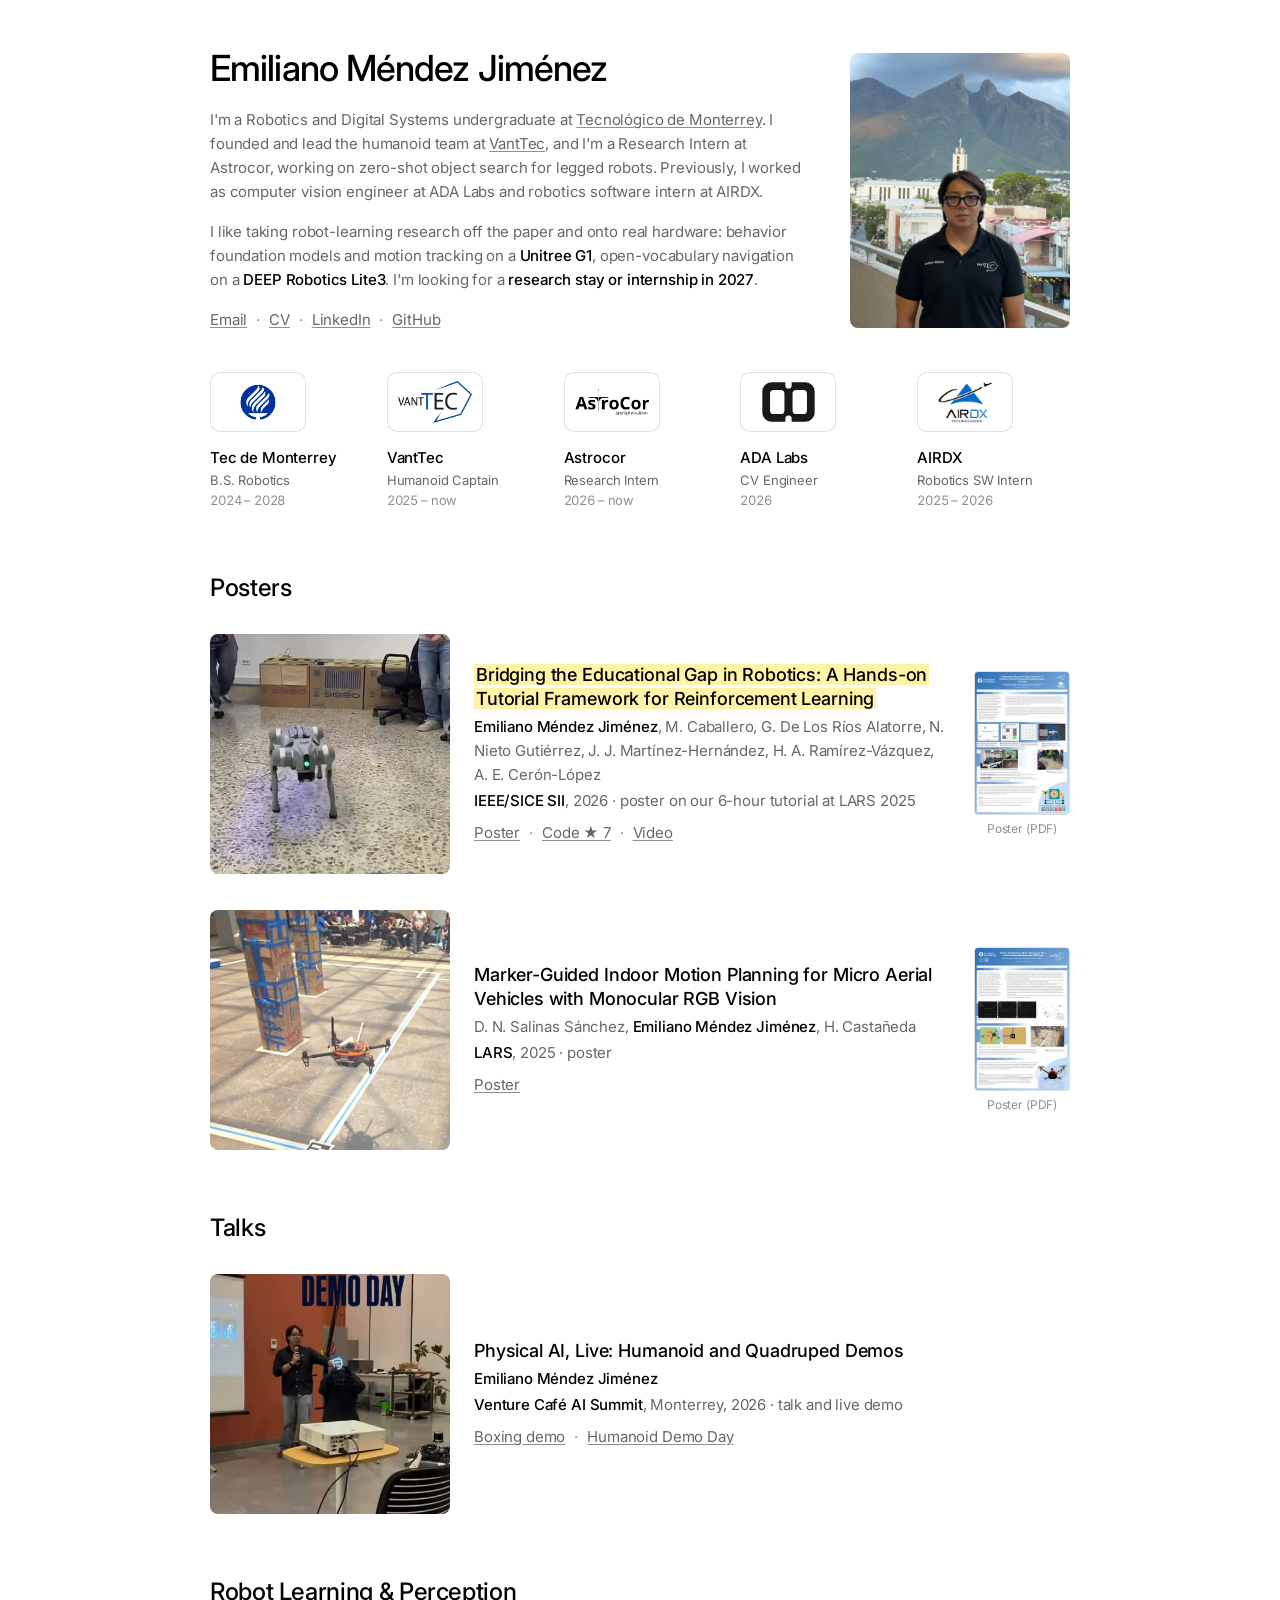
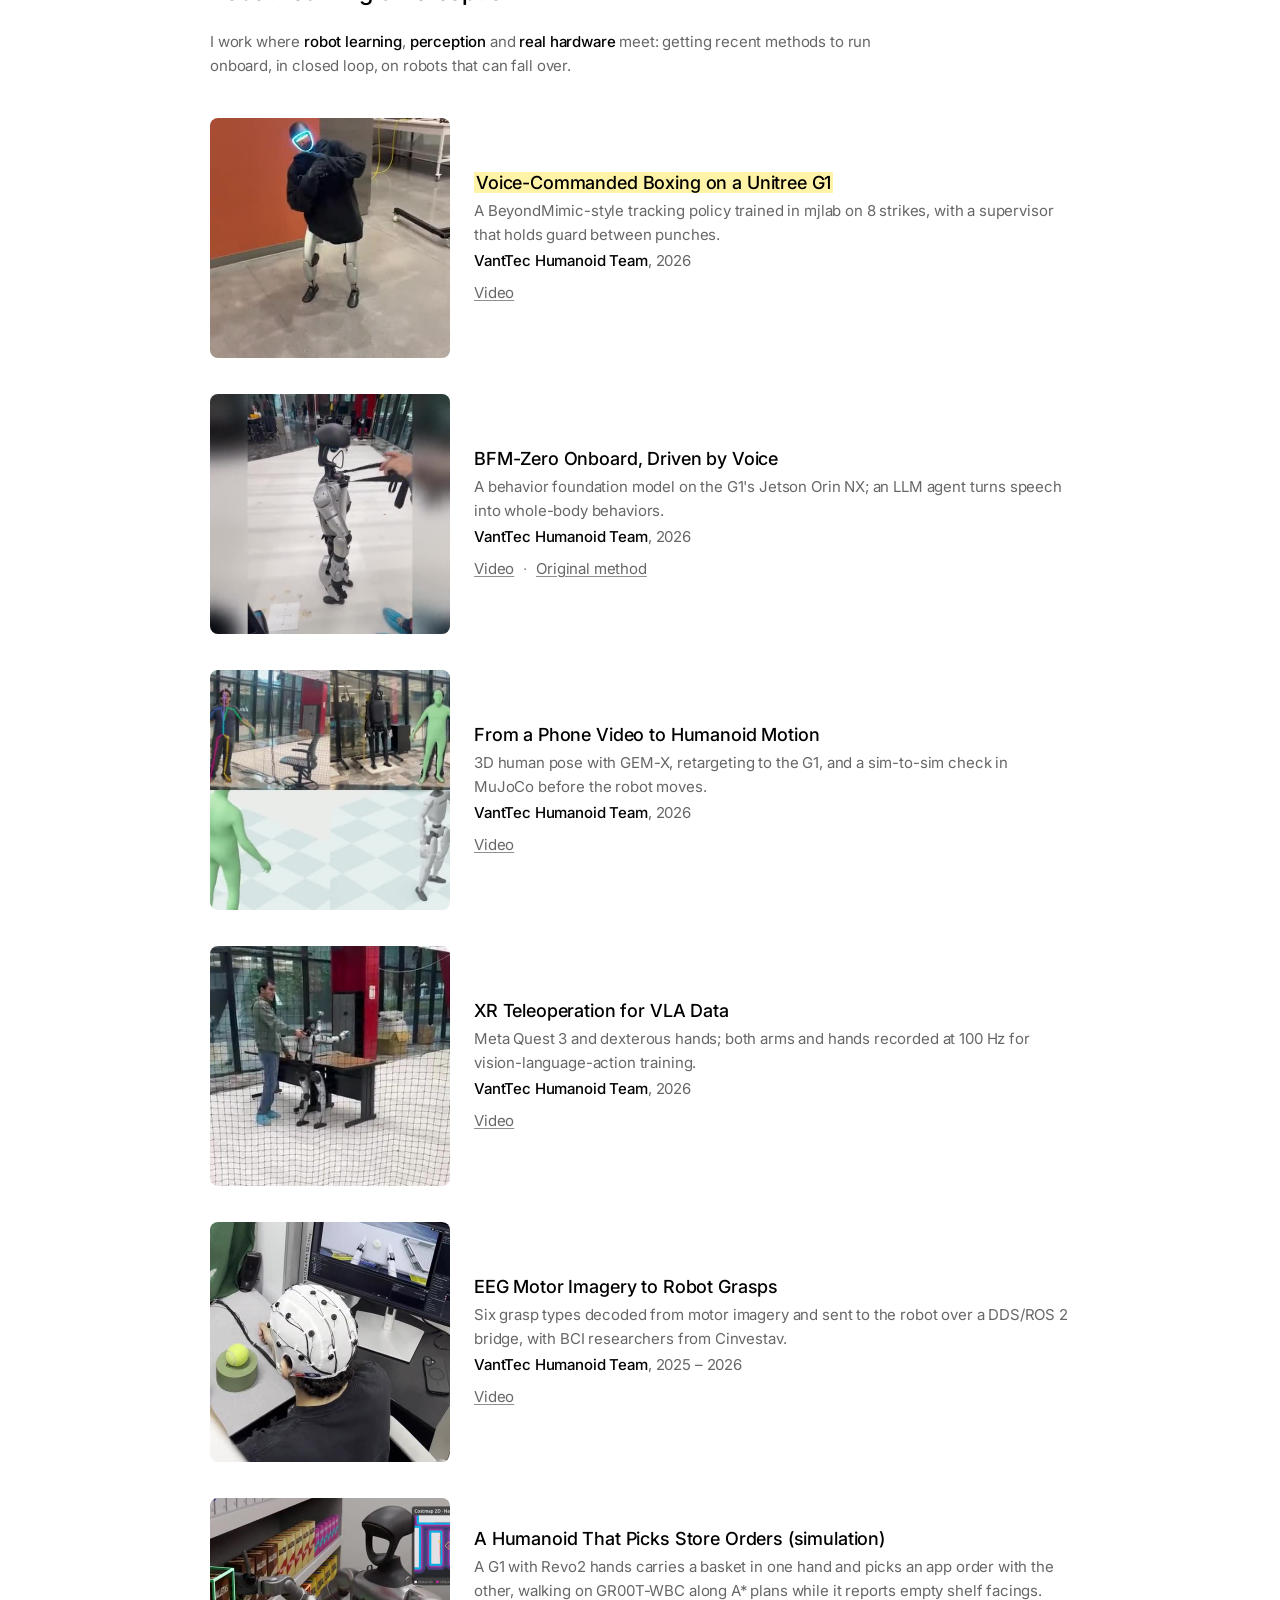
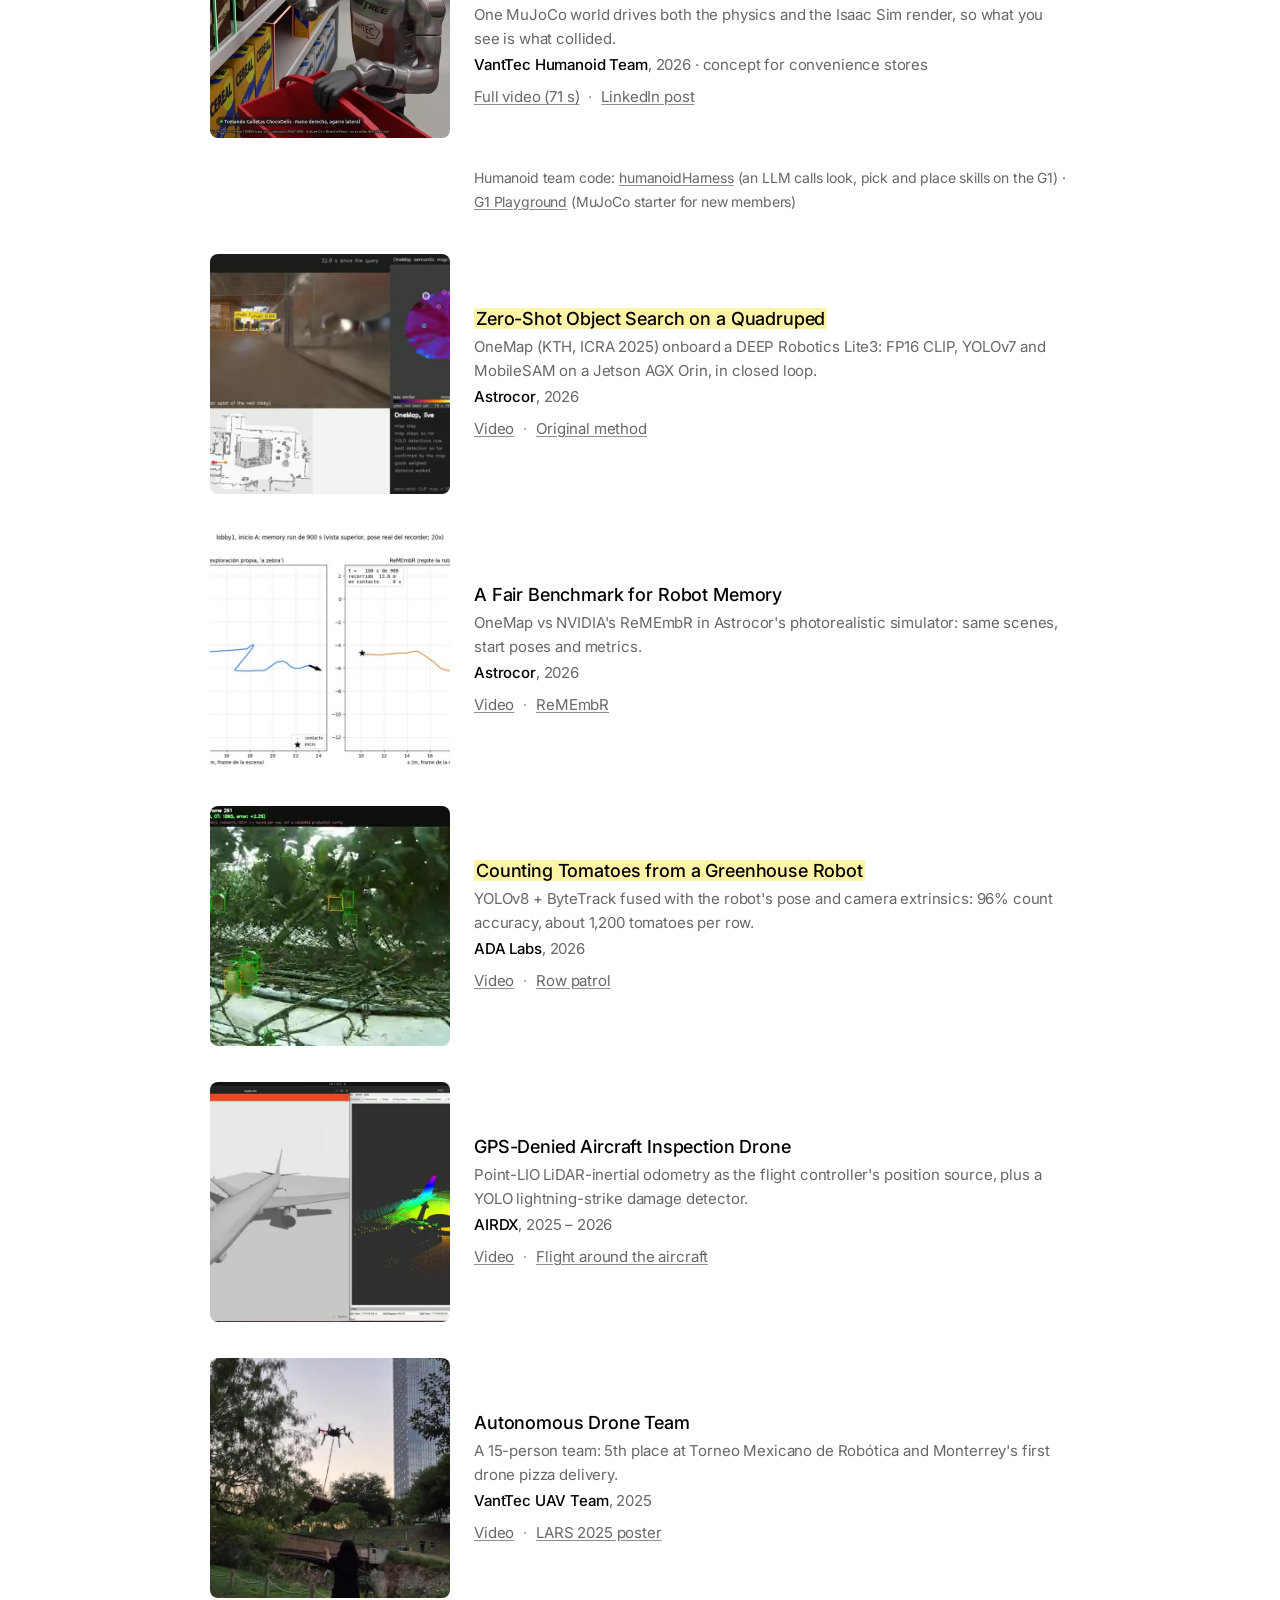
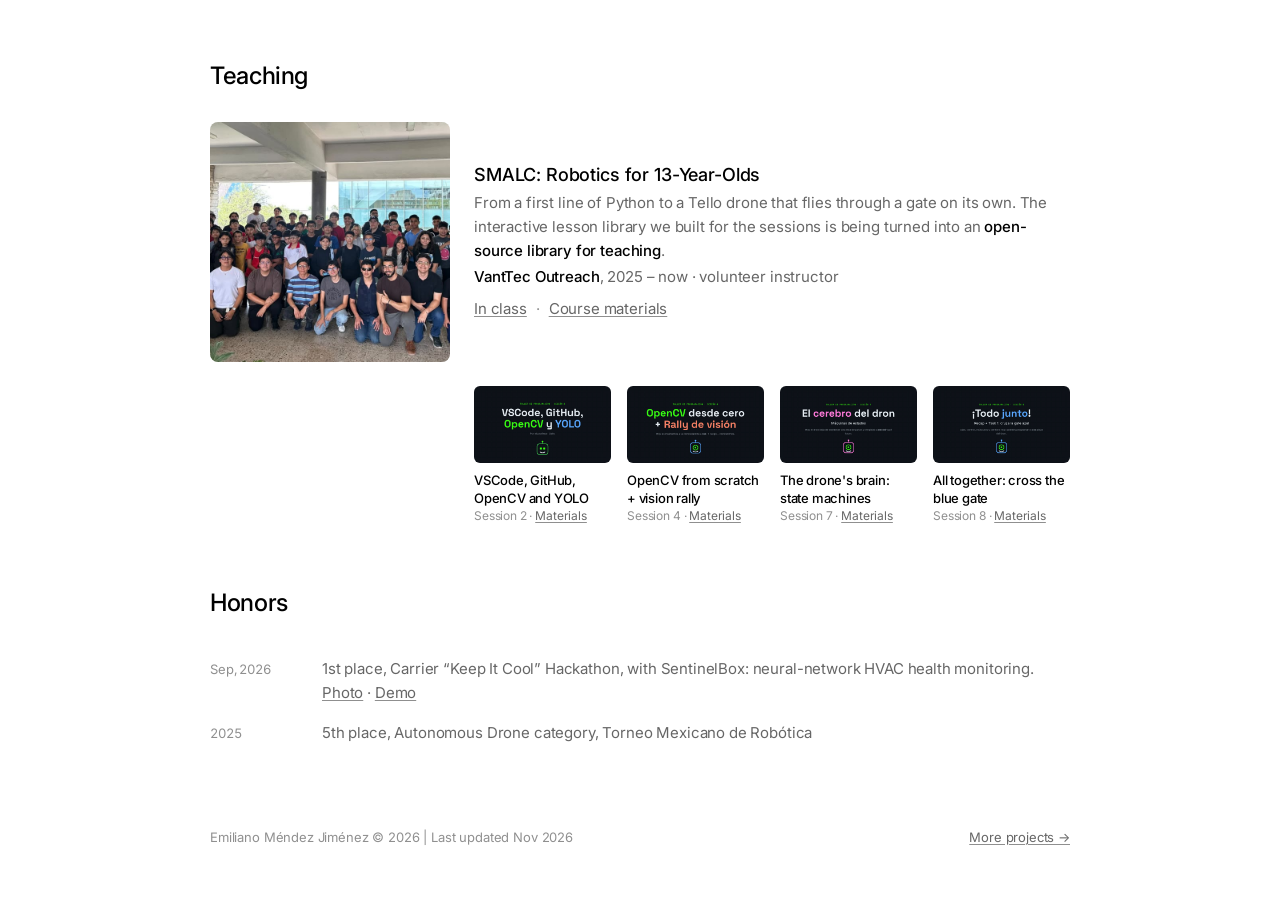
<file: index.html>
<!doctype html>
<html lang="en">
<head>
<meta charset="utf-8">
<meta name="viewport" content="width=device-width, initial-scale=1">
<title>Emiliano Méndez Jiménez</title>
<meta name="description" content="Robotics student at Tec de Monterrey putting robot-learning research on real humanoids and quadrupeds.">
<link rel="preconnect" href="https://fonts.googleapis.com">
<link rel="preconnect" href="https://fonts.gstatic.com" crossorigin>
<link href="https://fonts.googleapis.com/css2?family=Inter:wght@400;500;600&display=swap" rel="stylesheet">
<link rel="stylesheet" href="style.css">
<link rel="icon" href="data:image/svg+xml,<svg xmlns='http://www.w3.org/2000/svg' viewBox='0 0 32 32'><rect width='32' height='32' rx='7' fill='black'/><text x='16' y='21.5' font-family='sans-serif' font-size='14' font-weight='600' fill='white' text-anchor='middle'>EM</text></svg>">
</head>
<body>
<main>

  <div class="profile">
    <div>
      <h1>Emiliano Méndez Jiménez</h1>
      <p>I'm a Robotics and Digital Systems undergraduate at <a href="https://tec.mx">Tecnológico de Monterrey</a>. I founded and lead the humanoid team at <a href="https://www.vanttec.com">VantTec</a>, and I'm a Research Intern at Astrocor, working on zero-shot object search for legged robots. Previously, I worked as computer vision engineer at ADA Labs and robotics software intern at AIRDX.</p>
      <p>I like taking robot-learning research off the paper and onto real hardware: behavior foundation models and motion tracking on a <strong>Unitree G1</strong>, open-vocabulary navigation on a <strong>DEEP Robotics Lite3</strong>. I'm looking for a <strong>research stay or internship in 2027</strong>.</p>
      <p class="contact">
        <a href="mailto:emeji2016@outlook.com">Email</a><a href="EmilianoMendez-CV.pdf">CV</a><a href="https://linkedin.com/in/emilianomendezjimenez">LinkedIn</a><a href="https://github.com/EMendezJ">GitHub</a>
      </p>
    </div>
    <div class="photo"><img src="media/profile.jpg" width="600" height="750" alt="Emiliano Méndez Jiménez in a VantTec polo, with the Cerro de la Silla behind"></div>
  </div>

  <div class="orgs">
    <div class="org"><div class="logo"><img src="media/logo_tec.png" alt="Tecnológico de Monterrey"></div><span class="name">Tec de Monterrey</span><span class="role">B.S. Robotics</span><span class="time">2024 – 2028</span></div>
    <div class="org"><div class="logo"><img src="media/logo_vanttec.png" alt="VantTec"></div><span class="name">VantTec</span><span class="role">Humanoid Captain</span><span class="time">2025 – now</span></div>
    <div class="org"><div class="logo"><img src="media/logo_astrocor.png" alt="Astrocor"></div><span class="name">Astrocor</span><span class="role">Research Intern</span><span class="time">2026 – now</span></div>
    <div class="org"><div class="logo"><img src="media/logo_adalabs.svg" alt="ADA Labs"></div><span class="name">ADA Labs</span><span class="role">CV Engineer</span><span class="time">2026</span></div>
    <div class="org"><div class="logo"><img src="media/logo_airdx.png" alt="AIRDX Technologies"></div><span class="name">AIRDX</span><span class="role">Robotics SW Intern</span><span class="time">2025 – 2026</span></div>
  </div>

  <section id="posters">
    <h2>Posters</h2>

    <div class="entry with-poster">
      <div class="thumb"><video src="media/t_go2.mp4" poster="media/t_go2.jpg" muted loop playsinline preload="none"></video></div>
      <div>
        <div class="title"><mark>Bridging the Educational Gap in Robotics: A Hands-on Tutorial Framework for Reinforcement Learning</mark></div>
        <div class="byline"><strong>Emiliano Méndez Jiménez</strong>, M. Caballero, G. De Los Ríos Alatorre, N. Nieto Gutiérrez, J. J. Martínez-Hernández, H. A. Ramírez-Vázquez, A. E. Cerón-López</div>
        <div class="venue"><b>IEEE/SICE SII</b>, 2026 · poster on our 6-hour tutorial at LARS 2025</div>
        <div class="links"><a href="SII2026-poster.pdf">Poster</a><a href="https://github.com/EMendezJ/LARS-RL-TUTORIAL">Code ★ 7</a><a href="media/t_go2.mp4">Video</a></div>
      </div>
      <a class="poster" href="SII2026-poster.pdf"><img src="media/sii_poster_small.jpg" width="240" height="360" alt="SII 2026 poster" loading="lazy"><span>Poster (PDF)</span></a>
    </div>

    <div class="entry with-poster">
      <div class="thumb"><img src="media/lars_poster.jpg" width="480" height="480" alt="Our drone flying the marker course at Torneo Mexicano de Robótica" loading="lazy"></div>
      <div>
        <div class="title">Marker-Guided Indoor Motion Planning for Micro Aerial Vehicles with Monocular RGB Vision</div>
        <div class="byline">D. N. Salinas Sánchez, <strong>Emiliano Méndez Jiménez</strong>, H. Castañeda</div>
        <div class="venue"><b>LARS</b>, 2025 · poster</div>
        <div class="links"><a href="LARS2025-poster.pdf">Poster</a></div>
      </div>
      <a class="poster" href="LARS2025-poster.pdf"><img src="media/lars_poster_small.jpg" width="240" height="360" alt="LARS 2025 poster" loading="lazy"><span>Poster (PDF)</span></a>
    </div>
  </section>

  <section id="talks">
    <h2>Talks</h2>

    <div class="entry">
      <div class="thumb"><video src="media/h_demoday.mp4" poster="media/h_demoday.jpg" muted loop playsinline preload="none"></video></div>
      <div>
        <div class="title">Physical AI, Live: Humanoid and Quadruped Demos</div>
        <div class="byline"><strong>Emiliano Méndez Jiménez</strong></div>
        <div class="venue"><b>Venture Café AI Summit</b>, Monterrey, 2026 · talk and live demo</div>
        <div class="links"><a href="media/h_boxing.mp4">Boxing demo</a><a href="media/h_demoday.mp4">Humanoid Demo Day</a></div>
      </div>
    </div>
  </section>

  <section id="work">
    <h2>Robot Learning &amp; Perception</h2>
    <p class="lead">I work where <strong>robot learning</strong>, <strong>perception</strong> and <strong>real hardware</strong> meet: getting recent methods to run onboard, in closed loop, on robots that can fall over.</p>

    <div class="entry" id="humanoid">
      <div class="thumb"><video src="media/h_boxing.mp4" poster="media/h_boxing.jpg" muted loop playsinline preload="none"></video></div>
      <div>
        <div class="title"><mark>Voice-Commanded Boxing on a Unitree G1</mark></div>
        <div class="byline">A BeyondMimic-style tracking policy trained in mjlab on 8 strikes, with a supervisor that holds guard between punches.</div>
        <div class="venue"><b>VantTec Humanoid Team</b>, 2026</div>
        <div class="links"><a href="media/h_boxing.mp4">Video</a></div>
      </div>
    </div>

    <div class="entry">
      <div class="thumb"><video src="media/h_bfm.mp4" poster="media/h_bfm.jpg" muted loop playsinline preload="none"></video></div>
      <div>
        <div class="title">BFM-Zero Onboard, Driven by Voice</div>
        <div class="byline">A behavior foundation model on the G1's Jetson Orin NX; an LLM agent turns speech into whole-body behaviors.</div>
        <div class="venue"><b>VantTec Humanoid Team</b>, 2026</div>
        <div class="links"><a href="media/h_bfm.mp4">Video</a><a href="https://github.com/LeCAR-Lab/BFM-Zero">Original method</a></div>
      </div>
    </div>

    <div class="entry">
      <div class="thumb"><video src="media/h_retarget.mp4" poster="media/h_retarget.jpg" muted loop playsinline preload="none"></video></div>
      <div>
        <div class="title">From a Phone Video to Humanoid Motion</div>
        <div class="byline">3D human pose with GEM-X, retargeting to the G1, and a sim-to-sim check in MuJoCo before the robot moves.</div>
        <div class="venue"><b>VantTec Humanoid Team</b>, 2026</div>
        <div class="links"><a href="media/h_retarget.mp4">Video</a></div>
      </div>
    </div>

    <div class="entry">
      <div class="thumb"><video src="media/h_teleop2.mp4" poster="media/h_teleop2.jpg" muted loop playsinline preload="none"></video></div>
      <div>
        <div class="title">XR Teleoperation for VLA Data</div>
        <div class="byline">Meta Quest 3 and dexterous hands; both arms and hands recorded at 100 Hz for vision-language-action training.</div>
        <div class="venue"><b>VantTec Humanoid Team</b>, 2026</div>
        <div class="links"><a href="media/h_teleop2.mp4">Video</a></div>
      </div>
    </div>

    <div class="entry">
      <div class="thumb"><video src="media/h_bci.mp4" poster="media/h_bci.jpg" muted loop playsinline preload="none"></video></div>
      <div>
        <div class="title">EEG Motor Imagery to Robot Grasps</div>
        <div class="byline">Six grasp types decoded from motor imagery and sent to the robot over a DDS/ROS 2 bridge, with BCI researchers from Cinvestav.</div>
        <div class="venue"><b>VantTec Humanoid Team</b>, 2025 – 2026</div>
        <div class="links"><a href="media/h_bci.mp4">Video</a></div>
      </div>
    </div>

    <div class="entry" id="store">
      <div class="thumb"><video src="media/h_store.mp4" poster="media/h_store.jpg" muted loop playsinline preload="none"></video></div>
      <div>
        <div class="title">A Humanoid That Picks Store Orders (simulation)</div>
        <div class="byline">A G1 with Revo2 hands carries a basket in one hand and picks an app order with the other, walking on GR00T-WBC along A* plans while it reports empty shelf facings. One MuJoCo world drives both the physics and the Isaac Sim render, so what you see is what collided.</div>
        <div class="venue"><b>VantTec Humanoid Team</b>, 2026 · concept for convenience stores</div>
        <div class="links"><a href="media/h_store_full.mp4">Full video (71 s)</a><a href="https://www.linkedin.com/posts/emilianomendezjimenez_robotics-humanoids-retailtech-ugcPost-7530794545505054720-JW3R/">LinkedIn post</a></div>
      </div>
    </div>

    <p class="team-code">Humanoid team code: <a href="https://github.com/EMendezJ/humanoidHarness">humanoidHarness</a> (an LLM calls look, pick and place skills on the G1) · <a href="https://github.com/EMendezJ/G1-Playground">G1 Playground</a> (MuJoCo starter for new members)</p>

    <div class="entry" id="astrocor">
      <div class="thumb"><video src="media/a_onemap.mp4" poster="media/a_onemap.jpg" muted loop playsinline preload="none"></video></div>
      <div>
        <div class="title"><mark>Zero-Shot Object Search on a Quadruped</mark></div>
        <div class="byline">OneMap (KTH, ICRA 2025) onboard a DEEP Robotics Lite3: FP16 CLIP, YOLOv7 and MobileSAM on a Jetson AGX Orin, in closed loop.</div>
        <div class="venue"><b>Astrocor</b>, 2026</div>
        <div class="links"><a href="media/a_onemap.mp4">Video</a><a href="https://github.com/KTH-RPL/OneMap">Original method</a></div>
      </div>
    </div>

    <div class="entry">
      <div class="thumb"><video src="media/a_bench.mp4" poster="media/a_bench.jpg" muted loop playsinline preload="none"></video></div>
      <div>
        <div class="title">A Fair Benchmark for Robot Memory</div>
        <div class="byline">OneMap vs NVIDIA's ReMEmbR in Astrocor's photorealistic simulator: same scenes, start poses and metrics.</div>
        <div class="venue"><b>Astrocor</b>, 2026</div>
        <div class="links"><a href="media/a_bench.mp4">Video</a><a href="https://github.com/NVIDIA-AI-IOT/remembr">ReMEmbR</a></div>
      </div>
    </div>

    <div class="entry" id="adalabs">
      <div class="thumb"><video src="media/d_reel.mp4" poster="media/d_reel.jpg" muted loop playsinline preload="none"></video></div>
      <div>
        <div class="title"><mark>Counting Tomatoes from a Greenhouse Robot</mark></div>
        <div class="byline">YOLOv8 + ByteTrack fused with the robot's pose and camera extrinsics: 96% count accuracy, about 1,200 tomatoes per row.</div>
        <div class="venue"><b>ADA Labs</b>, 2026</div>
        <div class="links"><a href="media/d_reel.mp4">Video</a><a href="media/d_row.mp4">Row patrol</a></div>
      </div>
    </div>

    <div class="entry" id="airdx">
      <div class="thumb"><video src="media/x_lidar.mp4" poster="media/x_lidar.jpg" muted loop playsinline preload="none"></video></div>
      <div>
        <div class="title">GPS-Denied Aircraft Inspection Drone</div>
        <div class="byline">Point-LIO LiDAR-inertial odometry as the flight controller's position source, plus a YOLO lightning-strike damage detector.</div>
        <div class="venue"><b>AIRDX</b>, 2025 – 2026</div>
        <div class="links"><a href="media/x_lidar.mp4">Video</a><a href="media/x_flight.mp4">Flight around the aircraft</a></div>
      </div>
    </div>

    <div class="entry" id="uav">
      <div class="thumb"><video src="media/u_delivery.mp4" poster="media/u_delivery.jpg" muted loop playsinline preload="none"></video></div>
      <div>
        <div class="title">Autonomous Drone Team</div>
        <div class="byline">A 15-person team: 5th place at Torneo Mexicano de Robótica and Monterrey's first drone pizza delivery.</div>
        <div class="venue"><b>VantTec UAV Team</b>, 2025</div>
        <div class="links"><a href="media/u_delivery.mp4">Video</a><a href="LARS2025-poster.pdf">LARS 2025 poster</a></div>
      </div>
    </div>
  </section>

  <section id="smalc">
    <h2>Teaching</h2>

    <div class="entry">
      <div class="thumb"><img src="media/smalc_group.jpg" width="600" height="600" alt="SMALC students and instructors, group photo" loading="lazy"></div>
      <div>
        <div class="title">SMALC: Robotics for 13-Year-Olds</div>
        <div class="byline">From a first line of Python to a Tello drone that flies through a gate on its own. The interactive lesson library we built for the sessions is being turned into an <strong>open-source library for teaching</strong>.</div>
        <div class="venue"><b>VantTec Outreach</b>, 2025 – now · volunteer instructor</div>
        <div class="links"><a href="media/smalc_class.mp4">In class</a><a href="https://github.com/DiegoGalloM/SMALC-AD26">Course materials</a></div>
      </div>
    </div>

    <div class="minis">
      <div class="card">
        <div class="media"><img src="media/smalc_title_s2.jpg" width="960" height="540" alt="Title slide: VSCode, GitHub, OpenCV and YOLO" loading="lazy"></div>
        <h3>VSCode, GitHub, OpenCV and YOLO</h3>
        <div class="where">Session 2 · <a href="https://github.com/DiegoGalloM/SMALC-AD26/tree/master/sesion-02-vscode-git-opencv-yolo">Materials</a></div>
      </div>
      <div class="card">
        <div class="media"><img src="media/smalc_title_s4.jpg" width="960" height="540" alt="Title slide: OpenCV from scratch + vision rally" loading="lazy"></div>
        <h3>OpenCV from scratch + vision rally</h3>
        <div class="where">Session 4 · <a href="https://github.com/DiegoGalloM/SMALC-AD26/tree/master/sesion-04-opencv-rally">Materials</a></div>
      </div>
      <div class="card">
        <div class="media"><img src="media/smalc_title_s7.jpg" width="960" height="540" alt="Title slide: The drone's brain: state machines" loading="lazy"></div>
        <h3>The drone's brain: state machines</h3>
        <div class="where">Session 7 · <a href="https://github.com/DiegoGalloM/SMALC-AD26/tree/master/sesion-07-maquinas-de-estados">Materials</a></div>
      </div>
      <div class="card">
        <div class="media"><img src="media/smalc_title_s8.jpg" width="960" height="540" alt="Title slide: All together: cross the blue gate" loading="lazy"></div>
        <h3>All together: cross the blue gate</h3>
        <div class="where">Session 8 · <a href="https://github.com/DiegoGalloM/SMALC-AD26/tree/master/sesion-08-integracion">Materials</a></div>
      </div>
    </div>
  </section>

  <section id="honors">
    <h2>Honors</h2>
    <table class="dated">
      <tr><th>Sep, 2026</th><td>1st place, Carrier “Keep It Cool” Hackathon, with SentinelBox: neural-network HVAC health monitoring. <a href="media/s_award.jpg">Photo</a> · <a href="media/s_sentinel.mp4">Demo</a></td></tr>
      <tr><th>2025</th><td>5th place, Autonomous Drone category, Torneo Mexicano de Robótica</td></tr>
    </table>
  </section>

  <footer>
    <span>Emiliano Méndez Jiménez © 2026 | Last updated Nov 2026</span>
    <a href="more.html">More projects →</a>
  </footer>
</main>

<script>
  // clips play only while on screen
  const io = new IntersectionObserver(entries => {
    for (const e of entries) e.isIntersecting ? e.target.play().catch(() => {}) : e.target.pause();
  }, { threshold: 0.25 });
  document.querySelectorAll('video').forEach(v => io.observe(v));
</script>
</body>
</html>
</file>
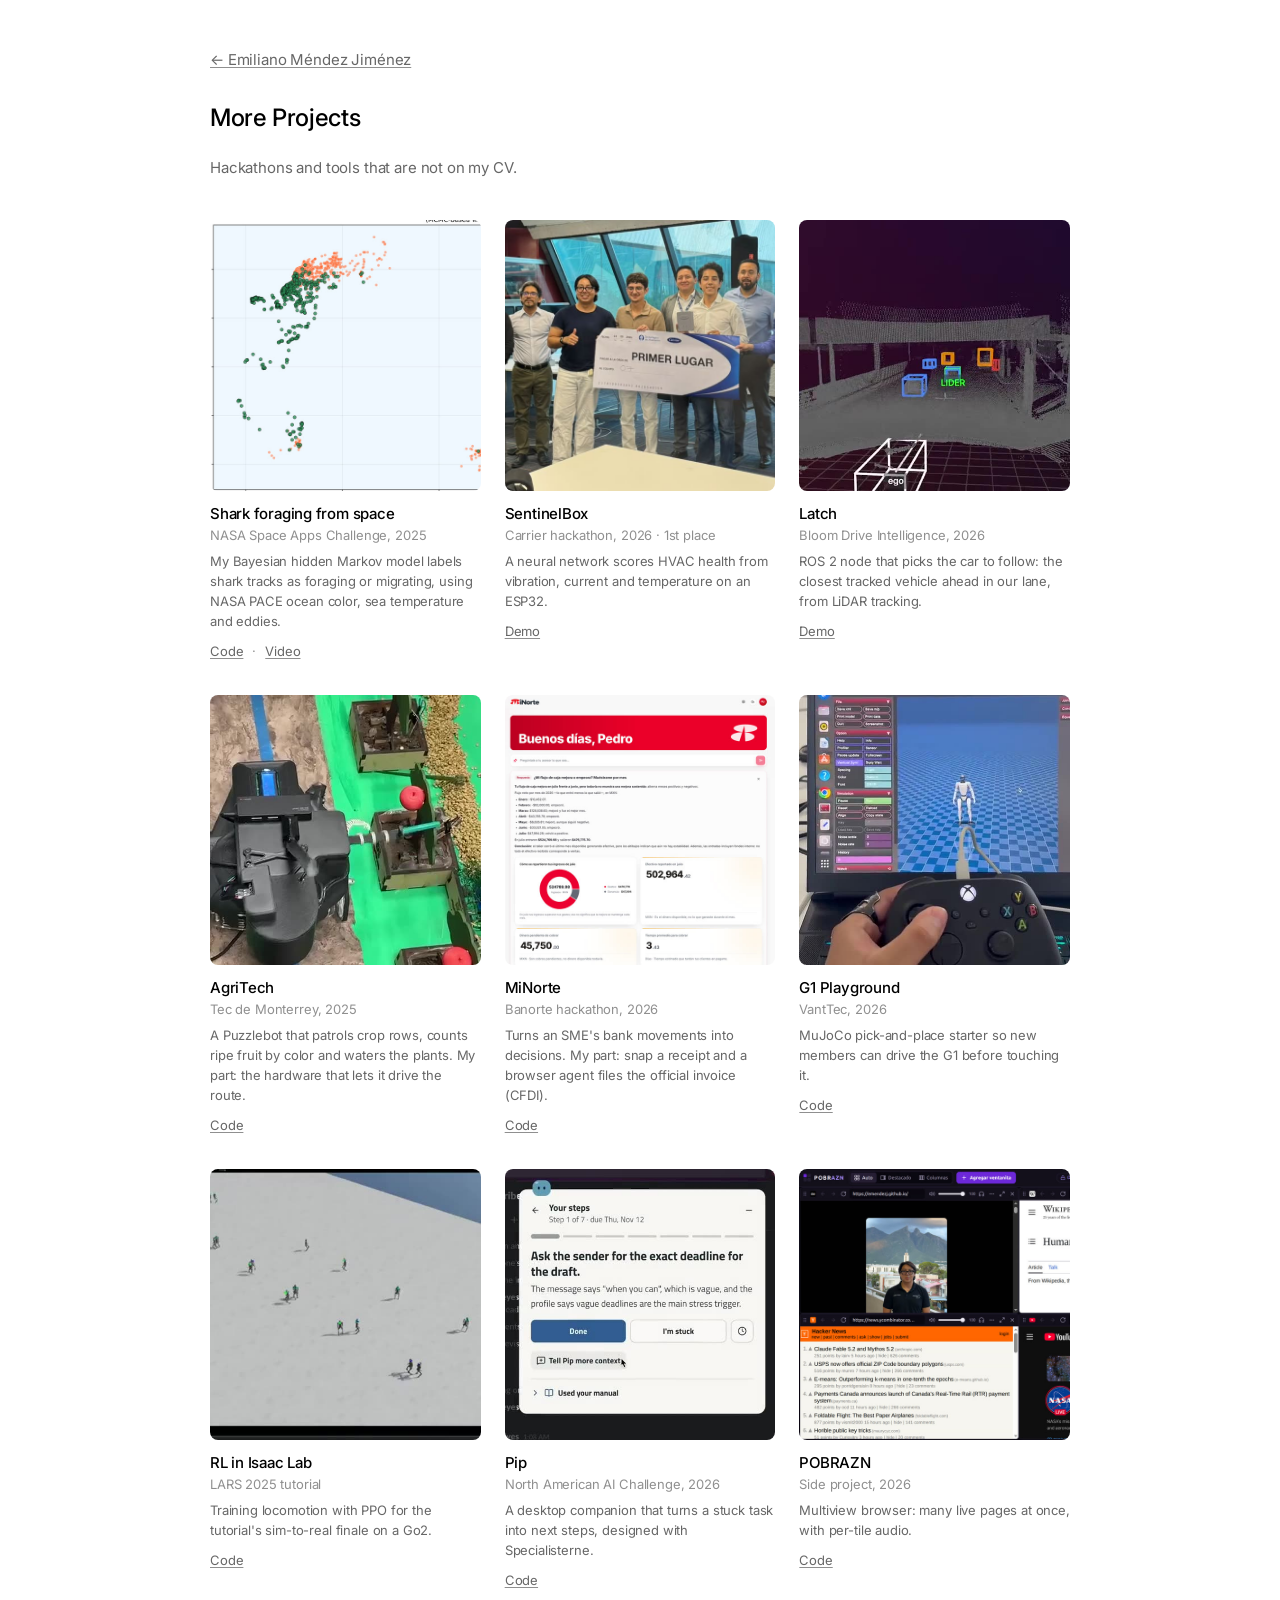
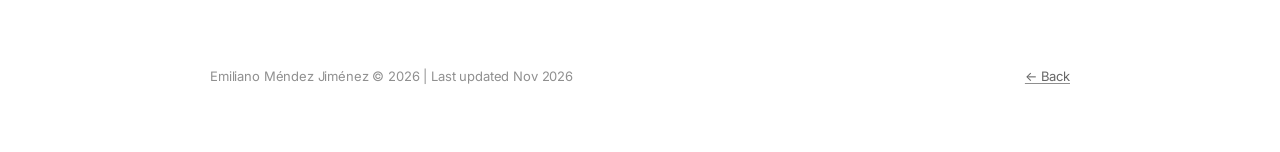
<file: more.html>
<!doctype html>
<html lang="en">
<head>
<meta charset="utf-8">
<meta name="viewport" content="width=device-width, initial-scale=1">
<title>More projects · Emiliano Méndez Jiménez</title>
<meta name="description" content="Hackathons and side projects by Emiliano Méndez Jiménez.">
<link rel="preconnect" href="https://fonts.googleapis.com">
<link rel="preconnect" href="https://fonts.gstatic.com" crossorigin>
<link href="https://fonts.googleapis.com/css2?family=Inter:wght@400;500;600&display=swap" rel="stylesheet">
<link rel="stylesheet" href="style.css">
<link rel="icon" href="data:image/svg+xml,<svg xmlns='http://www.w3.org/2000/svg' viewBox='0 0 32 32'><rect width='32' height='32' rx='7' fill='black'/><text x='16' y='21.5' font-family='sans-serif' font-size='14' font-weight='600' fill='white' text-anchor='middle'>EM</text></svg>">
</head>
<body>
<main>
  <p><a href="./">← Emiliano Méndez Jiménez</a></p>

  <section style="margin-top:32px">
    <h2>More Projects</h2>
    <p class="lead">Hackathons and tools that are not on my CV.</p>
    <div class="grid three">
      <div class="card">
        <div class="media"><img src="media/p_nasa.jpg" width="600" height="600" alt="Model output: shark positions labeled foraging (green) or migrating (orange)" loading="lazy"></div>
        <h3>Shark foraging from space</h3>
        <div class="where">NASA Space Apps Challenge, 2025</div>
        <p>My Bayesian hidden Markov model labels shark tracks as foraging or migrating, using NASA PACE ocean color, sea temperature and eddies.</p>
        <div class="links"><a href="https://github.com/Noe-Sanchez/NASA-Space-Apps/tree/dev/model_project/predictive_model">Code</a><a href="https://youtu.be/XqZsoesa55w">Video</a></div>
      </div>
      <div class="card">
        <div class="media"><img src="media/s_award.jpg" width="900" height="560" alt="The SentinelBox team holding the 1st place check" loading="lazy"></div>
        <h3>SentinelBox</h3>
        <div class="where">Carrier hackathon, 2026 · 1st place</div>
        <p>A neural network scores HVAC health from vibration, current and temperature on an ESP32.</p>
        <div class="links"><a href="media/s_sentinel.mp4">Demo</a></div>
      </div>
      <div class="card">
        <div class="media"><video src="media/p_latch.mp4" poster="media/p_latch.jpg" muted loop playsinline preload="none"></video></div>
        <h3>Latch</h3>
        <div class="where">Bloom Drive Intelligence, 2026</div>
        <p>ROS 2 node that picks the car to follow: the closest tracked vehicle ahead in our lane, from LiDAR tracking.</p>
        <div class="links"><a href="media/p_latch.mp4">Demo</a></div>
      </div>
      <div class="card">
        <div class="media"><video src="media/p_agritech.mp4" poster="media/p_agritech.jpg" muted loop playsinline preload="none"></video></div>
        <h3>AgriTech</h3>
        <div class="where">Tec de Monterrey, 2025</div>
        <p>A Puzzlebot that patrols crop rows, counts ripe fruit by color and waters the plants. My part: the hardware that lets it drive the route.</p>
        <div class="links"><a href="https://github.com/EMendezJ/AgriTech">Code</a></div>
      </div>
      <div class="card">
        <div class="media"><img src="media/p_minorte.jpg" width="600" height="600" alt="MiNorte advisor screen with cash-flow charts" loading="lazy"></div>
        <h3>MiNorte</h3>
        <div class="where">Banorte hackathon, 2026</div>
        <p>Turns an SME's bank movements into decisions. My part: snap a receipt and a browser agent files the official invoice (CFDI).</p>
        <div class="links"><a href="https://github.com/pedroolib/MiNorte-by-Banorte">Code</a></div>
      </div>
      <div class="card">
        <div class="media"><video src="media/p_playground.mp4" poster="media/p_playground.jpg" muted loop playsinline preload="none"></video></div>
        <h3>G1 Playground</h3>
        <div class="where">VantTec, 2026</div>
        <p>MuJoCo pick-and-place starter so new members can drive the G1 before touching it.</p>
        <div class="links"><a href="https://github.com/EMendezJ/G1-Playground">Code</a></div>
      </div>
      <div class="card">
        <div class="media"><video src="media/p_isaaclab.mp4" poster="media/p_isaaclab.jpg" muted loop playsinline preload="none"></video></div>
        <h3>RL in Isaac Lab</h3>
        <div class="where">LARS 2025 tutorial</div>
        <p>Training locomotion with PPO for the tutorial's sim-to-real finale on a Go2.</p>
        <div class="links"><a href="https://github.com/EMendezJ/LARS-RL-TUTORIAL">Code</a></div>
      </div>
      <div class="card">
        <div class="media"><video src="media/p_pip.mp4" poster="media/p_pip.jpg" muted loop playsinline preload="none"></video></div>
        <h3>Pip</h3>
        <div class="where">North American AI Challenge, 2026</div>
        <p>A desktop companion that turns a stuck task into next steps, designed with Specialisterne.</p>
        <div class="links"><a href="https://github.com/pedroolib/pip-pal">Code</a></div>
      </div>
      <div class="card">
        <div class="media"><img src="media/p_pobrazn.jpg" width="600" height="600" alt="POBRAZN showing four live pages in a grid" loading="lazy"></div>
        <h3>POBRAZN</h3>
        <div class="where">Side project, 2026</div>
        <p>Multiview browser: many live pages at once, with per-tile audio.</p>
        <div class="links"><a href="https://github.com/EMendezJ/POBRAZN">Code</a></div>
      </div>
    </div>
  </section>

  <footer>
    <span>Emiliano Méndez Jiménez © 2026 | Last updated Nov 2026</span>
    <a href="./">← Back</a>
  </footer>
</main>

<script>
  const io = new IntersectionObserver(entries => {
    for (const e of entries) e.isIntersecting ? e.target.play().catch(() => {}) : e.target.pause();
  }, { threshold: 0.25 });
  document.querySelectorAll('video').forEach(v => io.observe(v));
</script>
</body>
</html>
</file>
<file: style.css>
/* Academic-homepage layout: one 900px column, quiet type, media on the left of each entry. */
:root {
  color-scheme: light;
  --bg: #ffffff;
  --bg-2: #f5f5f5;
  --ink: #000000;
  --ink-2: rgba(0, 0, 0, 0.6);
  --ink-3: rgba(0, 0, 0, 0.44);
  --rule: rgba(0, 0, 0, 0.12);
  --mark: #fff3a8;
  --sans: "Inter", -apple-system, BlinkMacSystemFont, "Segoe UI", sans-serif;
}
@media (prefers-color-scheme: dark) {
  :root:not([data-theme="light"]) {
    color-scheme: dark;
    --bg: #000000; --bg-2: #1f1f1f; --ink: #ffffff;
    --ink-2: rgba(255, 255, 255, 0.6); --ink-3: rgba(255, 255, 255, 0.44);
    --rule: rgba(255, 255, 255, 0.2); --mark: #5c4a00;
  }
}
:root[data-theme="dark"] {
  color-scheme: dark;
  --bg: #000000; --bg-2: #1f1f1f; --ink: #ffffff;
  --ink-2: rgba(255, 255, 255, 0.6); --ink-3: rgba(255, 255, 255, 0.44);
  --rule: rgba(255, 255, 255, 0.2); --mark: #5c4a00;
}

* { box-sizing: border-box; }
html { scroll-behavior: smooth; }
body {
  margin: 0; background: var(--bg); color: var(--ink-2);
  font: 400 15px/24px var(--sans); letter-spacing: -0.01em;
  -webkit-font-smoothing: antialiased;
}
::selection { background: var(--ink); color: var(--bg); }
main { max-width: 900px; margin: 0 auto; padding: 48px 20px 64px; }
section { margin-top: 64px; scroll-margin-top: 24px; }
h1, h2, h3 { color: var(--ink); font-weight: 500; letter-spacing: -0.015em; margin: 0; }
h2 { font-size: 24px; line-height: 28px; margin-bottom: 32px; }
strong, b { color: var(--ink); font-weight: 500; }
a { color: var(--ink-2); text-decoration: underline; text-decoration-color: var(--ink-3); text-underline-offset: 2px; transition: color .15s, text-decoration-color .15s; }
a:hover { color: var(--ink); text-decoration-color: var(--ink); }
a:focus-visible { outline: 2px solid var(--ink); outline-offset: 2px; border-radius: 2px; }
p { margin: 0 0 16px; }

/* profile */
.profile { display: grid; grid-template-columns: 1fr 220px; gap: 40px; align-items: center; }
.profile h1 { font-size: 36px; line-height: 40px; letter-spacing: -0.025em; margin-bottom: 20px; }
.profile img { width: 100%; height: auto; aspect-ratio: 4 / 5; object-position: center 30%; object-fit: cover; border-radius: 8px; display: block; }
.contact { margin: 4px 0 0; }
.contact a + a::before { content: "·"; display: inline-block; margin: 0 9px; color: var(--ink-3); text-decoration: none; }

/* where I've been */
.orgs { display: grid; grid-template-columns: repeat(5, minmax(0, 1fr)); gap: 24px; margin-top: 40px; }
/* logos keep their brand colors on a white plate in both themes */
.org .logo { width: 96px; height: 60px; padding: 8px 10px; border-radius: 10px; background: #ffffff; border: 1px solid var(--rule); display: flex; align-items: center; justify-content: center; }
.org .logo img { max-width: 100%; max-height: 100%; object-fit: contain; }
.org .name { display: block; margin-top: 14px; color: var(--ink); font-weight: 500; }
.org .role, .org .time { display: block; font-size: 13px; line-height: 20px; }
.org .time { color: var(--ink-3); font-variant-numeric: tabular-nums; }

/* dated table: honors */
.dated { width: 100%; border-collapse: collapse; }
.dated th { width: 112px; padding: 8px 16px 8px 0; text-align: left; vertical-align: top; font-weight: 400; font-size: 13px; line-height: 24px; color: var(--ink-3); white-space: nowrap; font-variant-numeric: tabular-nums; }
.dated td { padding: 8px 0; vertical-align: top; }

/* entries: media left, text right */
.lead { margin: -8px 0 40px; max-width: 46em; }
.entry { display: grid; grid-template-columns: 240px 1fr; gap: 24px; align-items: center; margin-bottom: 36px; scroll-margin-top: 24px; }
.entry .thumb { width: 240px; height: 240px; border-radius: 8px; overflow: hidden; background: var(--bg-2); }
.entry .thumb video, .entry .thumb img { width: 100%; height: 100%; object-fit: cover; display: block; }
.title { color: var(--ink); font-size: 18px; line-height: 24px; font-weight: 500; }
.title mark { background: var(--mark); color: inherit; padding: 0 2px; box-decoration-break: clone; -webkit-box-decoration-break: clone; }
.byline { margin-top: 4px; }
.venue { margin-top: 2px; }
.venue b { font-weight: 500; }
.links { margin-top: 8px; }
.links a + a::before { content: "·"; display: inline-block; margin: 0 9px; color: var(--ink-3); }

.team-code { margin: -8px 0 40px 264px; font-size: 14px; }

/* grid of cards: teaching, more projects */
.grid { display: grid; grid-template-columns: repeat(4, minmax(0, 1fr)); gap: 20px; }
.card .media { aspect-ratio: 1 / 1; border-radius: 8px; overflow: hidden; background: var(--bg-2); display: grid; place-items: center; color: var(--ink); font-weight: 600; font-size: 22px; }
.card .media img, .card .media video { width: 100%; height: 100%; object-fit: cover; display: block; }
.card h3 { font-size: 15px; line-height: 22px; margin-top: 12px; }
.card .where { font-size: 13px; line-height: 20px; color: var(--ink-3); }
.card p { font-size: 13px; line-height: 20px; margin: 6px 0 0; }
.card .links { font-size: 13px; }
.grid.three { grid-template-columns: repeat(3, minmax(0, 1fr)); gap: 32px 24px; }
/* small supporting thumbnails, aligned with the entry text */
.minis { display: grid; grid-template-columns: repeat(4, minmax(0, 1fr)); gap: 16px; margin: -12px 0 0 264px; }
.minis .card .media { aspect-ratio: 16 / 9; border-radius: 6px; }
.minis .card h3 { font-size: 13px; line-height: 18px; margin-top: 8px; }
.minis .card .where { font-size: 12px; line-height: 18px; }

/* entries with a poster: small portrait poster on the right, text column unchanged */
.entry.with-poster { grid-template-columns: 240px 1fr 96px; }
.poster { display: block; text-decoration: none; text-align: center; }
.poster img { display: block; width: 96px; height: auto; aspect-ratio: 2 / 3; object-fit: cover; border-radius: 4px; border: 1px solid var(--rule); transition: transform .2s; }
.poster:hover img { transform: translateY(-2px); }
.poster span { display: block; margin-top: 6px; font-size: 12px; line-height: 16px; color: var(--ink-3); }

footer { margin-top: 72px; font-size: 13px; color: var(--ink-3); display: flex; justify-content: space-between; flex-wrap: wrap; gap: 8px; }

@media (max-width: 760px) {
  .profile { grid-template-columns: 1fr; gap: 24px; }
  .profile .photo { order: -1; max-width: 220px; margin: 0 auto; }
  .orgs { grid-template-columns: repeat(2, minmax(0, 1fr)); }
  .grid, .grid.three { grid-template-columns: repeat(2, minmax(0, 1fr)); }
}
@media (max-width: 560px) {
  main { padding: 32px 16px 48px; }
  .entry { grid-template-columns: 1fr; gap: 12px; }
  .entry .thumb { width: 100%; height: auto; aspect-ratio: 16 / 10; }
  .entry.with-poster { grid-template-columns: 1fr; }
  .poster { display: flex; align-items: center; gap: 10px; }
  .poster img { width: 56px; }
  .poster span { margin: 0; }
  .minis { margin-left: 0; grid-template-columns: repeat(2, minmax(0, 1fr)); }
  .team-code { margin-left: 0; }
  .dated th { width: 84px; }
}
@media (prefers-reduced-motion: reduce) { html { scroll-behavior: auto; } }
</file>
